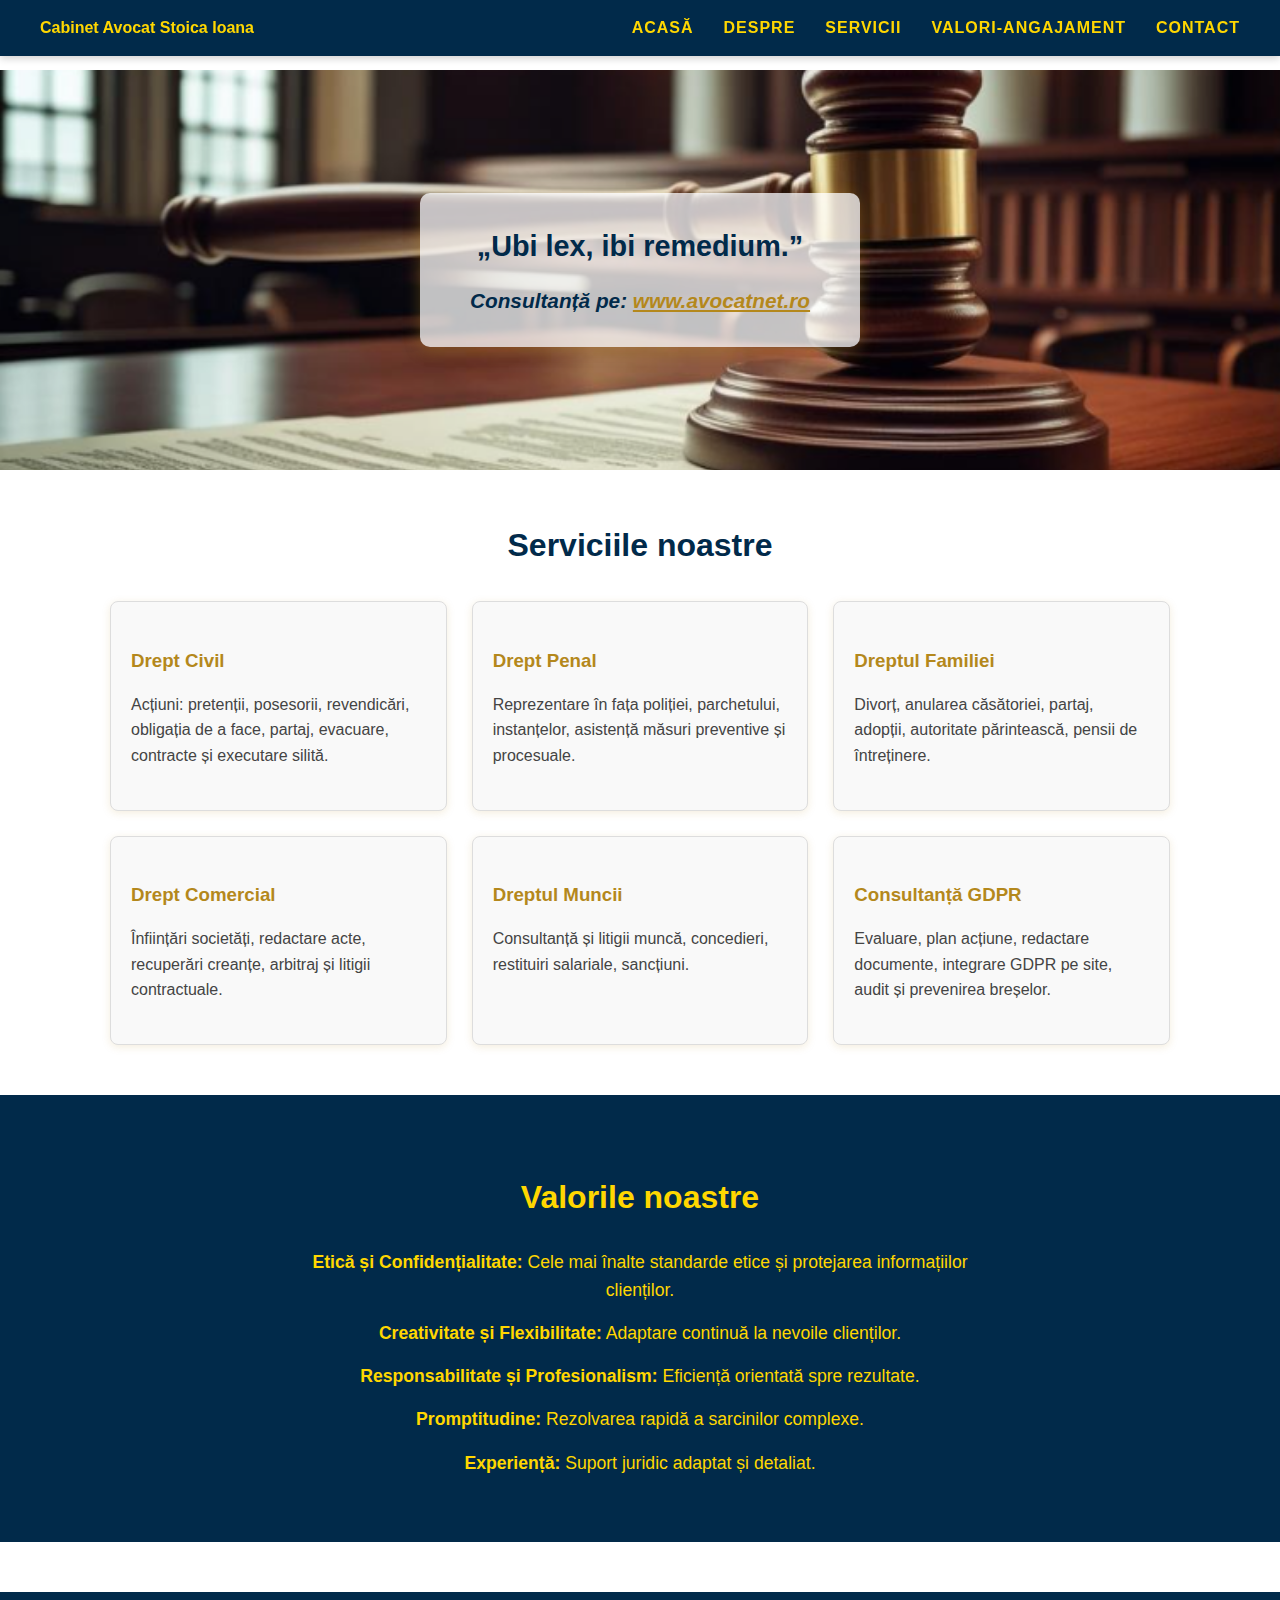
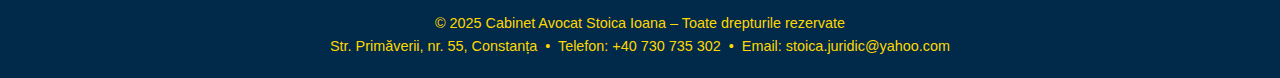
<file: index.html>
<!DOCTYPE html>
<html lang="ro">
<head>
  <meta charset="UTF-8" />
  <meta name="viewport" content="width=device-width, initial-scale=1" />
  <title>Cabinet Avocat Stoica Ioana</title>
  <style>
    /* Reset & fonts */
    * {
      box-sizing: border-box;
    }
    body {
      margin: 0;
      font-family: 'Segoe UI', Tahoma, Geneva, Verdana, sans-serif;
      background: #fff;
      color: #012A4A;
      line-height: 1.6;
    }
    a {
      color: #b4881c;
      text-decoration: none;
    }
    a:hover {
      text-decoration: underline;
    }
    /* Header */
    header {
      position: fixed;
      top: 0;
      width: 100%;
      background: #012A4A;
      color: #ffd700;
      display: flex;
      justify-content: space-between;
      align-items: center;
      padding: 15px 40px;
      z-index: 999;
      box-shadow: 0 2px 8px rgba(0,0,0,0.2);
    }
    header .logo {
      font-size: 1.5rem;
      font-weight: 700;
    }
    nav {
      display: flex;
      align-items: center;
      /* Adaugat pentru a putea controla afisarea */
    }
    nav a {
      margin-left: 30px;
      font-weight: 600;
      font-size: 1rem;
      color: #ffd700;
      text-transform: uppercase;
      letter-spacing: 1px;
      white-space: nowrap;
    }
    nav a:hover {
      color: #f0c64c;
    }

    /* BURGER MENU */
    .burger {
      display: none; /* ascuns pe desktop */
      flex-direction: column;
      justify-content: space-between;
      width: 25px;
      height: 20px;
      cursor: pointer;
      margin-left: 20px;
    }
    .burger div {
      height: 3px;
      background: #ffd700;
      border-radius: 3px;
    }

    /* Hero */
    .hero {
      position: relative;
      width: 100%;
      height: 400px;
      background: url('ciocan.png') center center/cover no-repeat;
      display: flex;
      align-items: center;
      justify-content: center;
      color: #012A4A;
      margin-top: 70px; /* pentru a nu fi sub header fix */
    }
    .overlay {
      background-color: rgba(255, 255, 255, 0.75);
      padding: 30px 50px;
      border-radius: 10px;
      max-width: 700px;
      text-align: center;
      box-shadow: 0 4px 15px rgb(180 134 28 / 0.35);
    }
    .hero h1 {
      margin: 0 0 15px 0;
      font-size: 1.8rem; /* modificat */
      font-weight: 700;
    }
    .hero p {
      margin: 0;
      font-size: 1.3rem;
      font-style: italic;
      font-weight: 500;
    }
    /* Link sub citat în hero */
    .hero .site-link {
      margin-top: 15px;
    }
    .hero .site-link a {
      color: #b4881c;
      font-weight: 600;
      text-decoration: underline;
    }

    /* Section Servicii */
    section.servicii {
      max-width: 1100px;
      margin: 50px auto;
      padding: 0 20px;
    }
    section.servicii h2 {
      font-size: 2rem;
      margin-bottom: 30px;
      text-align: center;
      color: #012A4A;
    }
    .servicii-list {
      display: grid;
      grid-template-columns: repeat(auto-fit,minmax(280px,1fr));
      gap: 25px;
    }
    .serviciu {
      background: #f9f9f9;
      border: 1px solid #ddd;
      padding: 25px 20px;
      border-radius: 8px;
      box-shadow: 0 2px 8px rgb(180 134 28 / 0.15);
      transition: box-shadow 0.3s ease;
    }
    .serviciu:hover {
      box-shadow: 0 4px 15px rgb(180 134 28 / 0.35);
    }
    .serviciu h3 {
      color: #b4881c;
      margin-bottom: 10px;
      font-weight: 700;
    }
    .serviciu p {
      font-size: 1rem;
      color: #444;
    }
    /* Valori */
    section.valori {
      background: #012A4A;
      color: #ffd700;
      padding: 50px 20px;
      text-align: center;
    }
    section.valori h2 {
      font-size: 2rem;
      margin-bottom: 25px;
    }
    section.valori p {
      max-width: 700px;
      margin: 0 auto 15px auto;
      font-size: 1.1rem;
      font-weight: 500;
    }
    /* Footer */
    footer {
      background: #012A4A;
      color: #ffd700;
      text-align: center;
      padding: 20px 10px;
      font-size: 0.9rem;
      margin-top: 50px;
    }

    /* Responsive */
    @media (max-width: 768px) {
      .hero {
        height: 300px;
        padding: 0 20px;
      }
      .overlay {
        padding: 20px 25px;
      }
      .hero h1 {
        font-size: 1.5rem; /* și aici să fie mic și pe mobil */
      }
      .hero p {
        font-size: 1rem;
      }
      nav {
        position: fixed;
        top: 70px;
        right: 0;          /* meniul pe dreapta */
        width: 280px;
        height: calc(100vh - 70px);
        background: #012A4A;
        flex-direction: column;
        align-items: flex-start;
        padding: 20px 30px;
        max-height: none;
        overflow-y: auto;
        transform: translateX(100%);
        transition: transform 0.3s ease;
        z-index: 998;
      }
      nav.active {
        transform: translateX(0);
      }
      nav a {
        margin-left: 0;
        font-size: 1.1rem;
        padding: 15px 0;
        display: block;
        border-bottom: 1px solid #444;
        color: #ffd700;
        width: 100%;
      }
      .burger {
        display: flex;
      }
      /* Ajustare margin logo pentru burger */
      header .logo {
        max-width: 70%;
      }
    }
  </style>
</head>
<body>
<header>
  <div class="logo" style="font-size: 1rem;">
    Cabinet Avocat Stoica Ioana
  </div>

  <!-- Iconița burger -->
  <div class="burger" id="burger" aria-label="Meniu mobil" role="button" tabindex="0">
    <div></div>
    <div></div>
    <div></div>
  </div>

  <nav id="menu">
    <a href="index.html">Acasă</a>
    <a href="despre.html">Despre</a>
    <a href="servicii.html">Servicii</a>
    <a href="valori-angajament.html">Valori-angajament</a>
    <a href="contact.html">Contact</a>
  </nav>
</header>

<section class="hero" role="img" aria-label="Imagine avocatură">
  <div class="overlay">
    <h1>„Ubi lex, ibi remedium.”</h1>
    <div class="site-link">
      <p><strong>Consultanță pe:</strong> <a href="https://www.avocatnet.ro" target="_blank">www.avocatnet.ro</a></p>
    </div>
  </div>
</section>

<section class="servicii" id="servicii">
  <h2>Serviciile noastre</h2>
  <div class="servicii-list">
    <article class="serviciu">
      <h3>Drept Civil</h3>
      <p>Acțiuni: pretenții, posesorii, revendicări, obligația de a face, partaj, evacuare, contracte și executare silită.</p>
    </article>
    <article class="serviciu">
      <h3>Drept Penal</h3>
      <p>Reprezentare în fața poliției, parchetului, instanțelor, asistență măsuri preventive și procesuale.</p>
    </article>
    <article class="serviciu">
      <h3>Dreptul Familiei</h3>
      <p>Divorț, anularea căsătoriei, partaj, adopții, autoritate părintească, pensii de întreținere.</p>
    </article>
    <article class="serviciu">
      <h3>Drept Comercial</h3>
      <p>Înființări societăți, redactare acte, recuperări creanțe, arbitraj și litigii contractuale.</p>
    </article>
    <article class="serviciu">
      <h3>Dreptul Muncii</h3>
      <p>Consultanță și litigii muncă, concedieri, restituiri salariale, sancțiuni.</p>
    </article>
    <article class="serviciu">
      <h3>Consultanță GDPR</h3>
      <p>Evaluare, plan acțiune, redactare documente, integrare GDPR pe site, audit și prevenirea breșelor.</p>
    </article>
  </div>
</section>

<section class="valori">
  <h2>Valorile noastre</h2>
  <p><strong>Etică și Confidențialitate:</strong> Cele mai înalte standarde etice și protejarea informațiilor clienților.</p>
  <p><strong>Creativitate și Flexibilitate:</strong> Adaptare continuă la nevoile clienților.</p>
  <p><strong>Responsabilitate și Profesionalism:</strong> Eficiență orientată spre rezultate.</p>
  <p><strong>Promptitudine:</strong> Rezolvarea rapidă a sarcinilor complexe.</p>
  <p><strong>Experiență:</strong> Suport juridic adaptat și detaliat.</p>
</section>

<footer>
  &copy; 2025 Cabinet Avocat Stoica Ioana &ndash; Toate drepturile rezervate<br />
  Str. Primăverii, nr. 55, Constanța &nbsp;&bull;&nbsp; Telefon: +40 730 735 302 &nbsp;&bull;&nbsp; Email: stoica.juridic@yahoo.com
</footer>

<!-- Script pentru toggle meniu burger -->
<script>
  const burger = document.getElementById('burger');
  const menu = document.getElementById('menu');

  burger.addEventListener('click', () => {
    menu.classList.toggle('active');
  });

  // Optional: toggle și la Enter/Space pentru accesibilitate
  burger.addEventListener('keydown', (e) => {
    if(e.key === 'Enter' || e.key === ' ') {
      e.preventDefault();
      menu.classList.toggle('active');
    }
  });
</script>
</body>
</html>
</file>
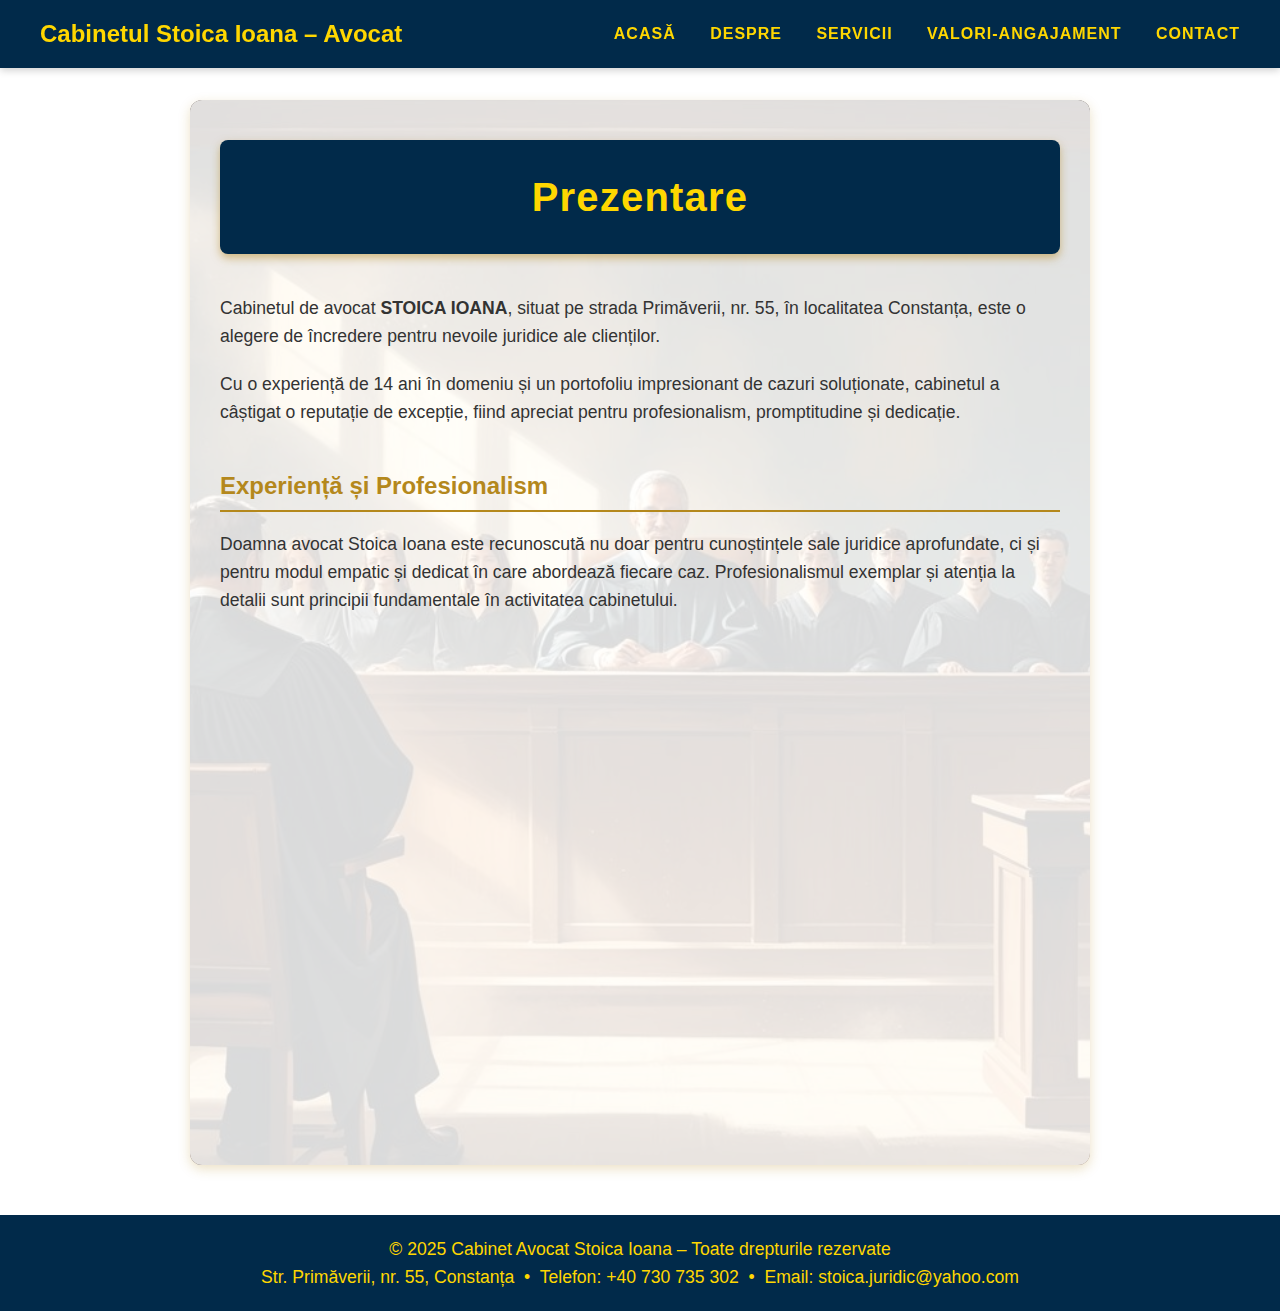
<file: despre.html>
<!DOCTYPE html>
<html lang="ro">
<head>
  <meta charset="UTF-8" />
  <meta name="viewport" content="width=device-width, initial-scale=1" />
  <title>Despre - Cabinet Avocat Stoica Ioana</title>
  <style>
    /* Reset & fonts */
    * {
      box-sizing: border-box;
    }
    body {
      margin: 0;
      font-family: 'Segoe UI', Tahoma, Geneva, Verdana, sans-serif;
      background: #fff;
      color: #012A4A;
      line-height: 1.6;
    }
    a {
      color: #b4881c;
      text-decoration: none;
    }
    a:hover {
      text-decoration: underline;
    }
    /* Header */
    header {
      position: fixed;
      top: 0;
      width: 100%;
      background: #012A4A;
      color: #ffd700;
      display: flex;
      justify-content: space-between;
      align-items: center;
      padding: 15px 40px;
      z-index: 999;
      box-shadow: 0 2px 8px rgba(0,0,0,0.2);
    }
    header .logo {
      font-size: 1.5rem;
      font-weight: 700;
    }
    nav a {
      margin-left: 30px;
      font-weight: 600;
      font-size: 1rem;
      color: #ffd700;
      text-transform: uppercase;
      letter-spacing: 1px;
    }
    nav a:hover {
      color: #f0c64c;
    }
    /* Main content with background image */
    main {
      max-width: 900px;
      margin: 100px auto 50px auto;
      padding: 40px 30px;
      background: url('sala.jpg') no-repeat center center/cover;
      color: #012A4A;
      position: relative;
      border-radius: 12px;
      box-shadow: 0 4px 12px rgb(180 134 28 / 0.25);
      background-blend-mode: lighten;
    }
    /* Overlay layer to improve text contrast */
    main::before {
      content: '';
      position: absolute;
      inset: 0;
      background-color: rgba(255 255 255 / 0.85);
      border-radius: 12px;
      z-index: 0;
    }
    main > * {
      position: relative;
      z-index: 1;
    }

    /* Banda cu textul de titlu */
    .banner-text {
      background-color: #012A4A; /* albastru închis */
      color: #ffd700; /* auriu */
      text-align: center;
      padding: 25px 15px;
      font-size: 2.5rem;
      font-weight: 700;
      letter-spacing: 1.2px;
      box-shadow: 0 4px 8px rgba(180, 134, 28, 0.5);
      border-radius: 8px;
      margin-bottom: 40px;
      user-select: none;

      /* Inițial, banda este invizibilă și sus */
      transform: translateY(-100%);
      opacity: 0;
      transition: transform 0.7s ease, opacity 0.7s ease;
    }

    /* Clasa care activează animația */
    .banner-text.slide-in {
      transform: translateY(0);
      opacity: 1;
    }

    h2 {
      color: #b4881c;
      margin-top: 40px;
      margin-bottom: 15px;
      font-weight: 700;
      border-bottom: 2px solid #b4881c;
      padding-bottom: 5px;
    }
    p {
      font-size: 1.1rem;
      margin-bottom: 20px;
      color: #333;
    }

    /* Slide-up fade-in animation pentru text */
    .slide-up {
      opacity: 0;
      transform: translateY(20px);
      transition: opacity 0.6s ease, transform 0.6s ease;
    }

    .slide-up.visible {
      opacity: 1;
      transform: translateY(0);
    }

    /* Responsive */
    @media (max-width: 768px) {
      main {
        margin: 120px 15px 40px 15px;
        padding: 25px 15px;
      }
      .banner-text {
        font-size: 1.8rem;
        padding: 20px 10px;
      }
      nav a {
        margin-left: 15px;
        font-size: 0.9rem;
      }
    }
  </style>
</head>
<body>
<header>
  <div class="logo">Cabinetul Stoica Ioana – Avocat</div>
  <nav>
    <a href="./">Acasă</a>
<a href="despre.html">Despre</a>
<a href="servicii.html">Servicii</a>
<a href="valori-angajament.html">Valori-angajament</a>
<a href="contact.html">Contact</a>
  </nav>
</header>

<main>
  <div class="banner-text">Prezentare</div>
  
  <p class="slide-up">Cabinetul de avocat <strong>STOICA IOANA</strong>, situat pe strada Primăverii, nr. 55, în localitatea Constanța, este o alegere de încredere pentru nevoile juridice ale clienților.</p>
  
  <p class="slide-up">Cu o experiență de 14 ani în domeniu și un portofoliu impresionant de cazuri soluționate, cabinetul a câștigat o reputație de excepție, fiind apreciat pentru profesionalism, promptitudine și dedicație.</p>

  <h2 class="slide-up">Experiență și Profesionalism</h2>
  <p class="slide-up">Doamna avocat Stoica Ioana este recunoscută nu doar pentru cunoștințele sale juridice aprofundate, ci și pentru modul empatic și dedicat în care abordează fiecare caz. Profesionalismul exemplar și atenția la detalii sunt principii fundamentale în activitatea cabinetului.</p>
  
  <h2 class="slide-up">Valori și Principii</h2>
  <p class="slide-up"><strong>Etică și Confidențialitate:</strong> Cele mai înalte standarde etice stau la baza activității, iar informațiile clienților sunt tratate cu confidențialitate maximă.</p>
  <p class="slide-up"><strong>Creativitate și Flexibilitate:</strong> Adaptare continuă la nevoile fiecărui client, găsind soluții personalizate.</p>
  <p class="slide-up"><strong>Responsabilitate:</strong> Profesionalism, relații solide și eficiență orientată spre rezultate concrete.</p>
  <p class="slide-up"><strong>Promptitudine:</strong> Disponibilitate și rezolvare eficientă a sarcinilor complexe.</p>
  
  <h2 class="slide-up">Misiunea Cabinetului</h2>
  <p class="slide-up">Cabinetul de avocat Stoica Ioana oferă servicii juridice complete, adaptate nevoilor clienților, cu scopul de a asigura protecția drepturilor și intereselor acestora, atât în fața instanțelor de judecată, cât și prin consultanță juridică de înaltă calitate.</p>
</main>

<footer>
  <p style="text-align:center; padding:20px 10px; background:#012A4A; color:#ffd700; margin:0;">
    &copy; 2025 Cabinet Avocat Stoica Ioana &ndash; Toate drepturile rezervate<br />
    Str. Primăverii, nr. 55, Constanța &nbsp;&bull;&nbsp; Telefon: +40 730 735 302 &nbsp;&bull;&nbsp; Email: stoica.juridic@yahoo.com
  </p>
</footer>

<script>
  window.addEventListener('load', () => {
    const banner = document.querySelector('.banner-text');
    banner.classList.add('slide-in');

    // Adăugăm clasa .visible pentru toate elementele cu .slide-up
    const slideElements = document.querySelectorAll('.slide-up');
    slideElements.forEach((el, i) => {
      // Delay progresiv pentru efect de "val"
      setTimeout(() => {
        el.classList.add('visible');
      }, 200 * i);
    });
  });
</script>
</body>
</html>
</file>
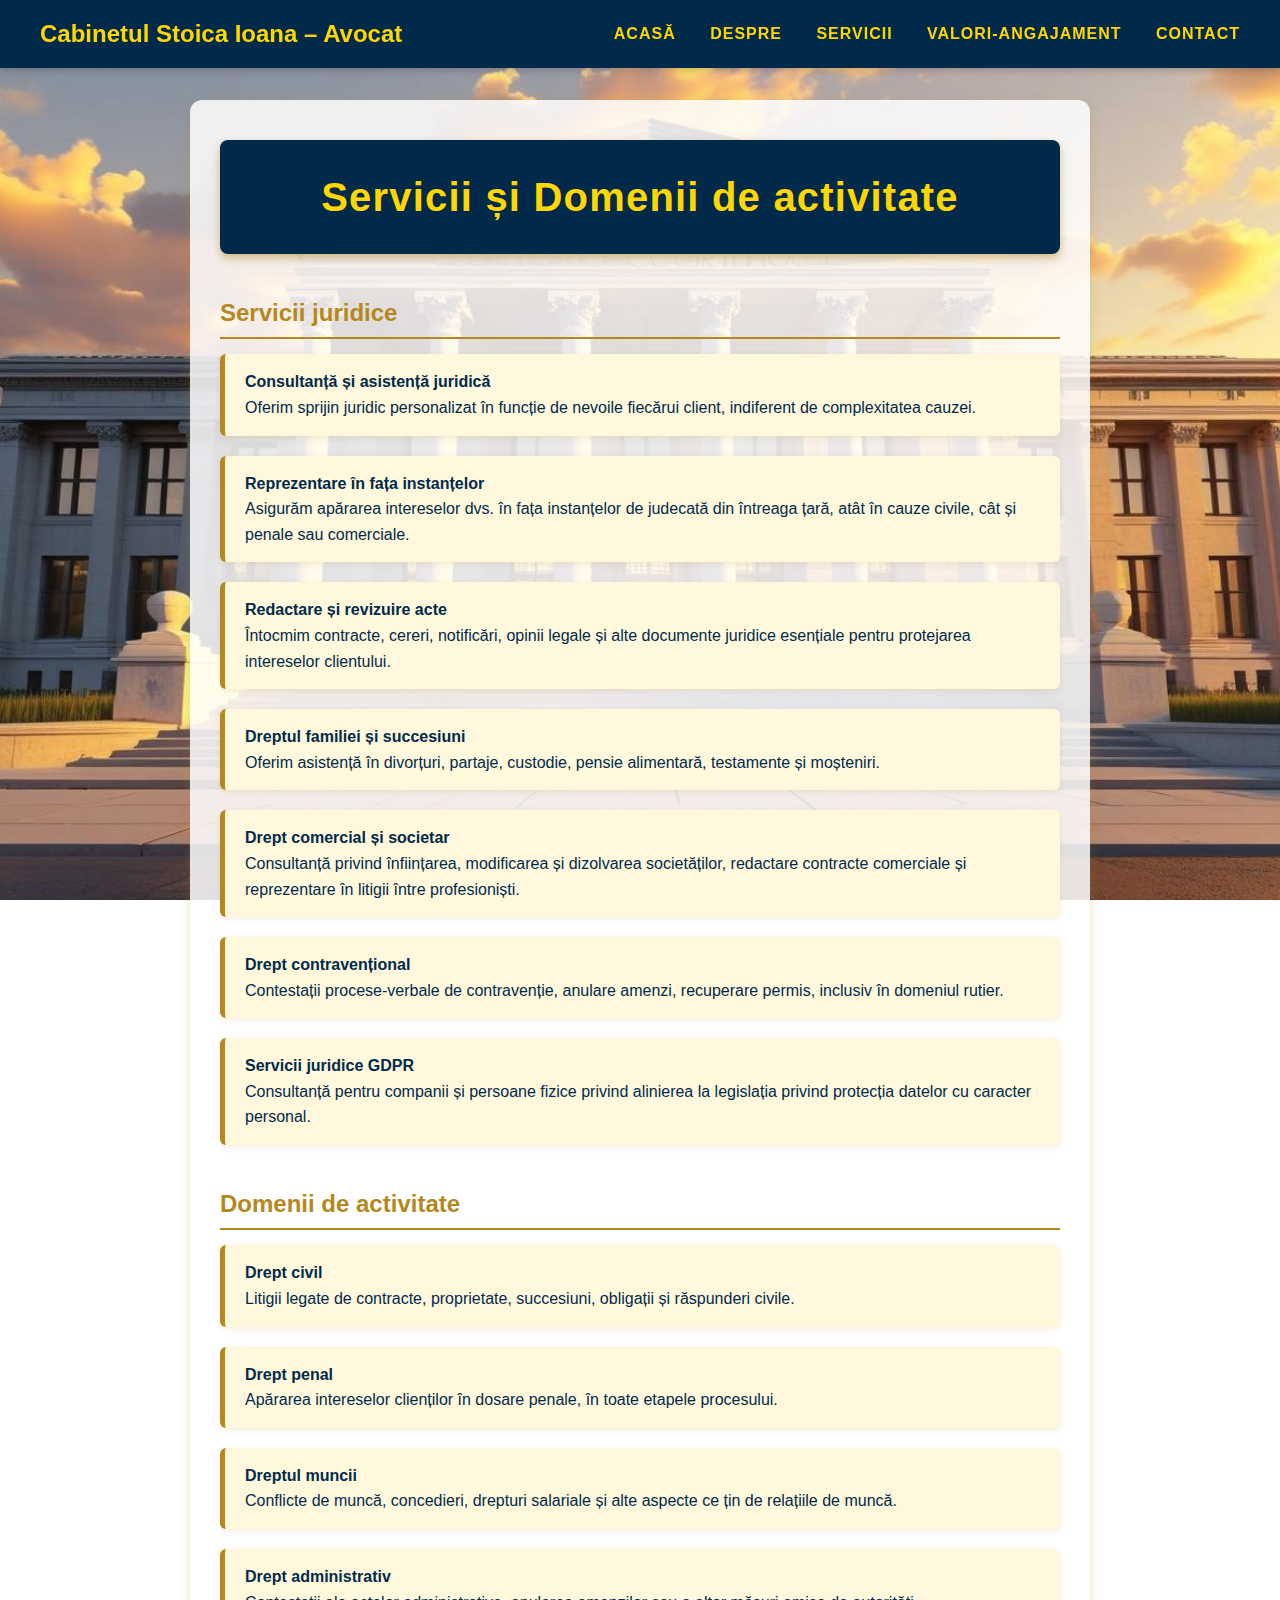
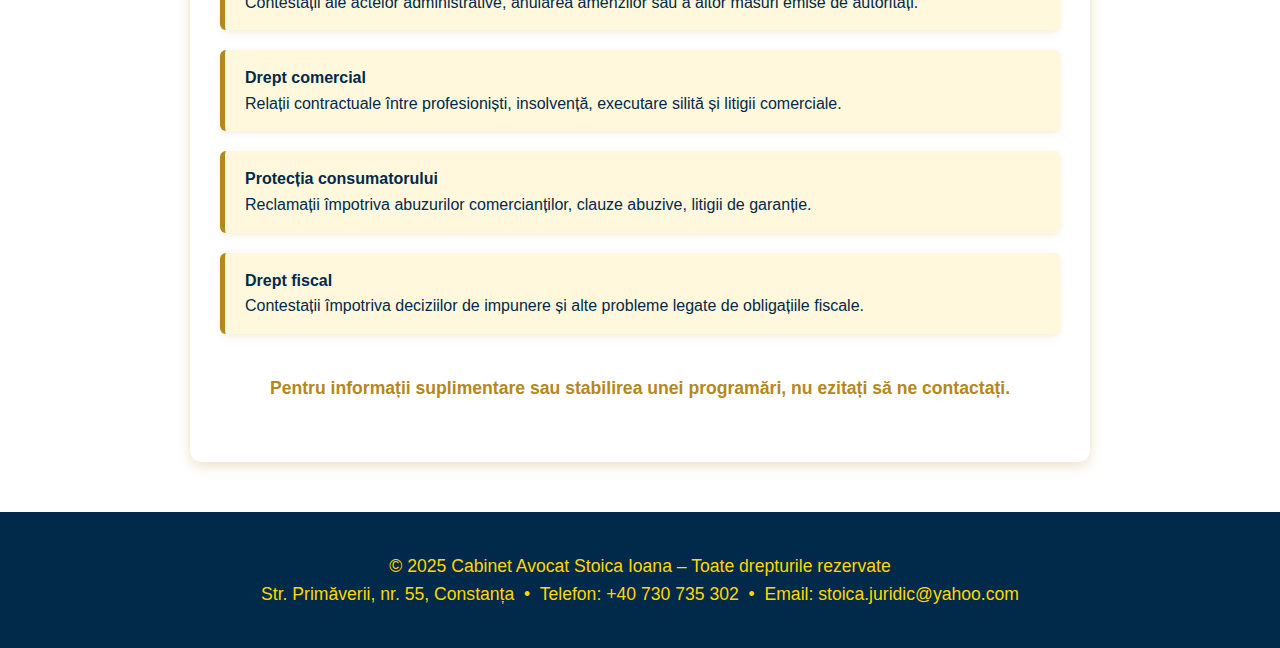
<file: servicii.html>
<!DOCTYPE html>
<html lang="ro">
<head>
  <meta charset="UTF-8" />
  <meta name="viewport" content="width=device-width, initial-scale=1" />
  <title>Servicii și Domenii - Cabinet Avocat Stoica Ioana</title>
  <style>
    /* CSS neschimbat */
    * { box-sizing: border-box; }
    body {
      margin: 0;
      font-family: 'Segoe UI', Tahoma, Geneva, Verdana, sans-serif;
      background: url('fundal.jpeg') no-repeat center center fixed;
      background-size: cover;
      color: #012A4A;
      line-height: 1.6;
    }
    a { color: #b4881c; text-decoration: none; }
    a:hover { text-decoration: underline; }

    header {
      position: fixed;
      top: 0;
      width: 100%;
      background: #012A4A;
      color: #ffd700;
      display: flex;
      justify-content: space-between;
      align-items: center;
      padding: 15px 40px;
      z-index: 999;
      box-shadow: 0 2px 8px rgba(0,0,0,0.2);
    }
    header .logo { font-size: 1.5rem; font-weight: 700; }
    nav a {
      margin-left: 30px;
      font-weight: 600;
      font-size: 1rem;
      color: #ffd700;
      text-transform: uppercase;
      letter-spacing: 1px;
    }
    nav a:hover { color: #f0c64c; }

    main {
      max-width: 900px;
      margin: 100px auto 50px auto;
      padding: 40px 30px;
      border-radius: 12px;
      background-color: rgba(255, 255, 255, 0.85);
      box-shadow: 0 4px 12px rgb(180 134 28 / 0.25);
      animation: slideFadeIn 1s ease forwards;
      opacity: 0;
    }

    .banner-text {
      background-color: #012A4A;
      color: #ffd700;
      text-align: center;
      padding: 25px 15px;
      font-size: 2.5rem;
      font-weight: 700;
      letter-spacing: 1.2px;
      box-shadow: 0 4px 8px rgba(180, 134, 28, 0.5);
      border-radius: 8px;
      margin-bottom: 40px;
      user-select: none;
      transform: translateY(-100%);
      opacity: 0;
      transition: transform 0.7s ease, opacity 0.7s ease;
    }
    .banner-text.slide-in {
      transform: translateY(0);
      opacity: 1;
    }

    h2 {
      color: #b4881c;
      margin-top: 40px;
      margin-bottom: 15px;
      font-weight: 700;
      border-bottom: 2px solid #b4881c;
      padding-bottom: 5px;
    }

    p {
      font-size: 1.1rem;
      margin-bottom: 20px;
      color: #333;
    }

    ul.services-list {
      list-style: none;
      padding: 0;
      margin: 0;
    }
    ul.services-list li {
      background: #fff8dc;
      border-left: 5px solid #b4881c;
      margin-bottom: 20px;
      padding: 15px 20px;
      border-radius: 6px;
      box-shadow: 0 2px 6px rgba(180,134,28,0.15);
      transition: background-color 0.3s ease;
    }
    ul.services-list li:hover { background-color: #fff3b0; }
    ul.services-list li strong { color: #012A4A; font-weight: 700; }

    footer {
      text-align: center;
      padding: 20px 10px;
      background: #012A4A;
      color: #ffd700;
      margin: 0;
      font-size: 0.9rem;
    }

    @keyframes slideFadeIn {
      0% { opacity: 0; transform: translateY(-30px); }
      100% { opacity: 1; transform: translateY(0); }
    }

    @media (max-width: 768px) {
      main { margin: 120px 15px 40px 15px; padding: 25px 15px; }
      .banner-text { font-size: 1.8rem; padding: 20px 10px; }
      nav a { margin-left: 15px; font-size: 0.9rem; }
    }
  </style>
</head>
<body>
<header>
  <div class="logo">Cabinetul Stoica Ioana – Avocat</div>
  <nav>
    <a href="./">Acasă</a>
    <a href="despre.html">Despre</a>
    <a href="servicii.html">Servicii</a>
    <a href="valori-angajament.html">Valori-angajament</a>
    <a href="contact.html">Contact</a>
  </nav>
</header>

<main>
  <div class="banner-text">Servicii și Domenii de activitate</div>

  <h2>Servicii juridice</h2>
  <ul class="services-list">
    <li><strong>Consultanță și asistență juridică</strong><br />Oferim sprijin juridic personalizat în funcție de nevoile fiecărui client, indiferent de complexitatea cauzei.</li>
    <li><strong>Reprezentare în fața instanțelor</strong><br />Asigurăm apărarea intereselor dvs. în fața instanțelor de judecată din întreaga țară, atât în cauze civile, cât și penale sau comerciale.</li>
    <li><strong>Redactare și revizuire acte</strong><br />Întocmim contracte, cereri, notificări, opinii legale și alte documente juridice esențiale pentru protejarea intereselor clientului.</li>
    <li><strong>Dreptul familiei și succesiuni</strong><br />Oferim asistență în divorțuri, partaje, custodie, pensie alimentară, testamente și moșteniri.</li>
    <li><strong>Drept comercial și societar</strong><br />Consultanță privind înființarea, modificarea și dizolvarea societăților, redactare contracte comerciale și reprezentare în litigii între profesioniști.</li>
    <li><strong>Drept contravențional</strong><br />Contestații procese-verbale de contravenție, anulare amenzi, recuperare permis, inclusiv în domeniul rutier.</li>
    <li><strong>Servicii juridice GDPR</strong><br />Consultanță pentru companii și persoane fizice privind alinierea la legislația privind protecția datelor cu caracter personal.</li>
  </ul>

  <h2>Domenii de activitate</h2>
  <ul class="services-list">
    <li><strong>Drept civil</strong><br />Litigii legate de contracte, proprietate, succesiuni, obligații și răspunderi civile.</li>
    <li><strong>Drept penal</strong><br />Apărarea intereselor clienților în dosare penale, în toate etapele procesului.</li>
    <li><strong>Dreptul muncii</strong><br />Conflicte de muncă, concedieri, drepturi salariale și alte aspecte ce țin de relațiile de muncă.</li>
    <li><strong>Drept administrativ</strong><br />Contestații ale actelor administrative, anularea amenzilor sau a altor măsuri emise de autorități.</li>
    <li><strong>Drept comercial</strong><br />Relații contractuale între profesioniști, insolvență, executare silită și litigii comerciale.</li>
    <li><strong>Protecția consumatorului</strong><br />Reclamații împotriva abuzurilor comercianților, clauze abuzive, litigii de garanție.</li>
    <li><strong>Drept fiscal</strong><br />Contestații împotriva deciziilor de impunere și alte probleme legate de obligațiile fiscale.</li>
  </ul>

  <p style="margin-top:40px; text-align:center; font-weight:700; color:#b4881c;">
    Pentru informații suplimentare sau stabilirea unei programări, nu ezitați să ne <a href="contact.html">contactați</a>.
  </p>
</main>

<footer>
  <p style="text-align:center; padding:20px 10px; background:#012A4A; color:#ffd700; margin:0;">
    &copy; 2025 Cabinet Avocat Stoica Ioana &ndash; Toate drepturile rezervate<br />
    Str. Primăverii, nr. 55, Constanța &nbsp;&bull;&nbsp; Telefon: +40 730 735 302 &nbsp;&bull;&nbsp; Email: stoica.juridic@yahoo.com
  </p>
</footer>

<script>
  window.addEventListener('load', () => {
    const banner = document.querySelector('.banner-text');
    banner.classList.add('slide-in');
    document.querySelector('main').style.opacity = 1;
  });
</script>
</body>
</html>
</file>
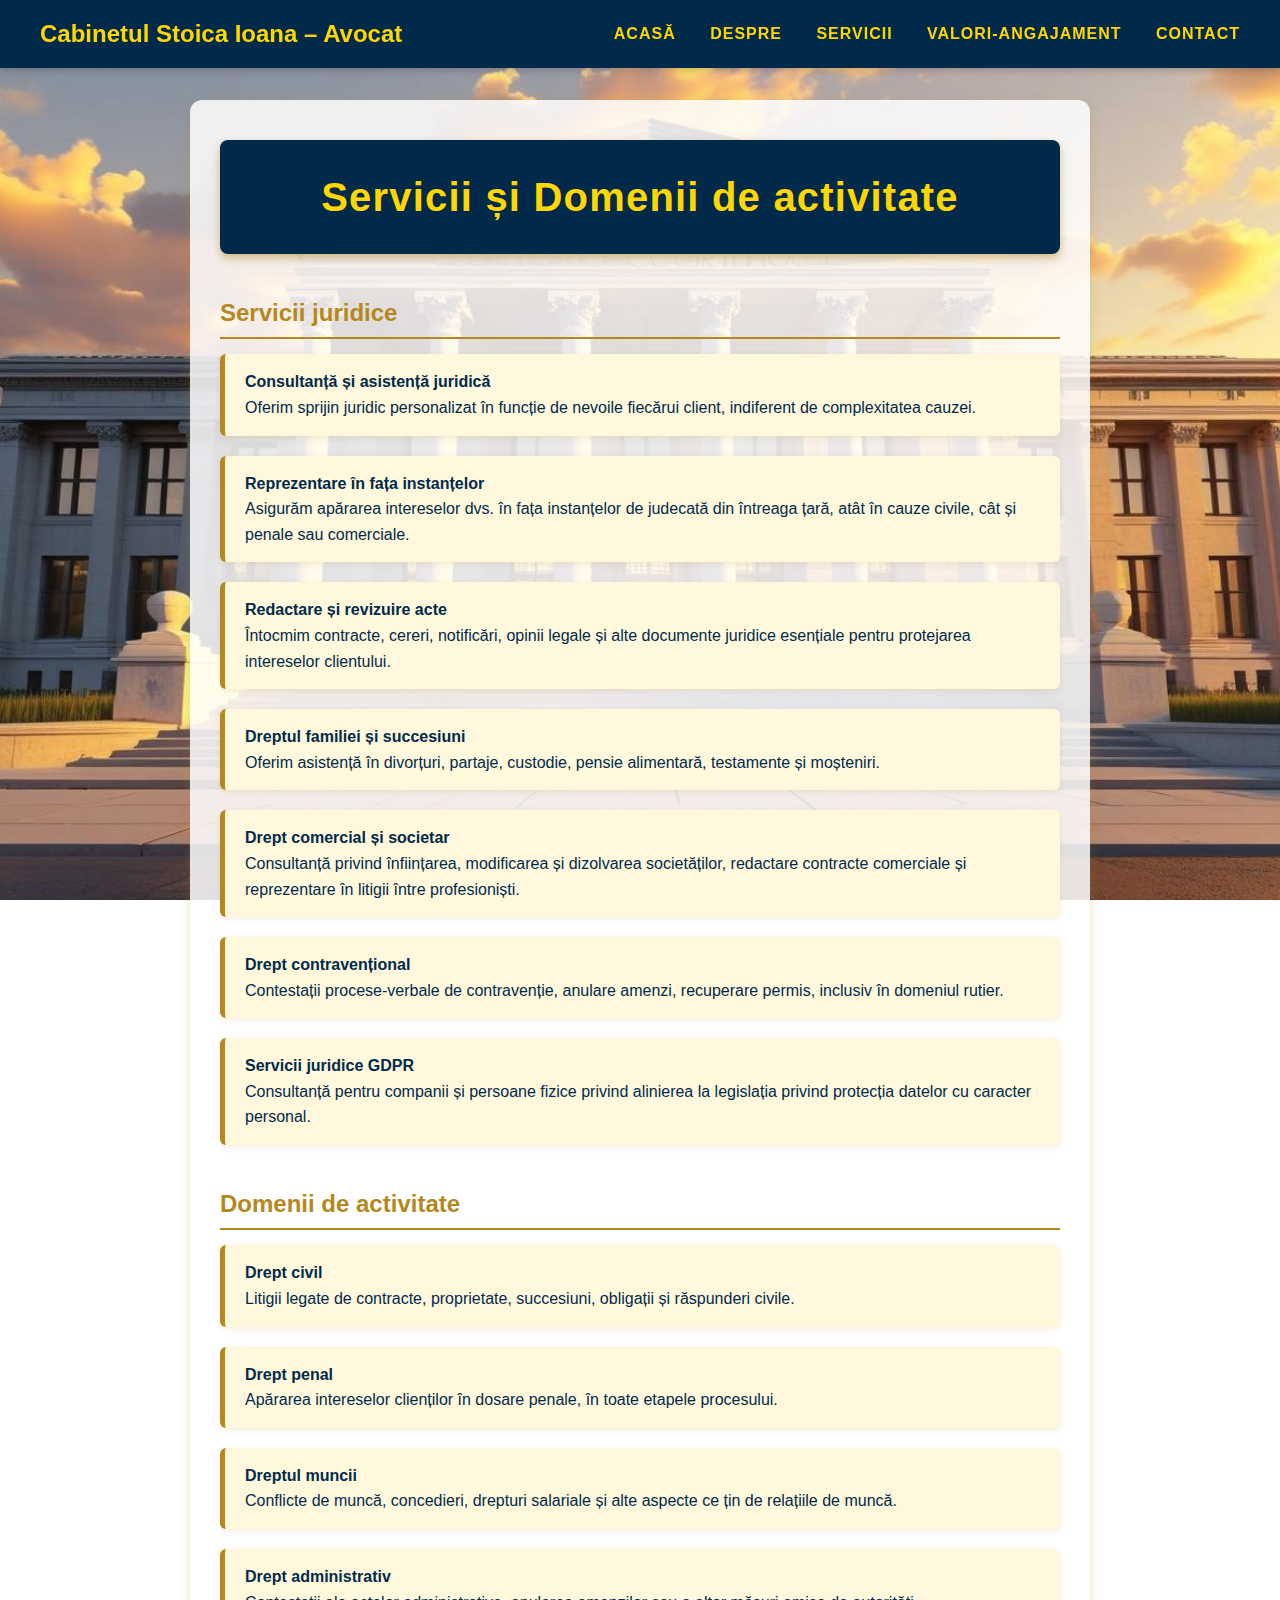
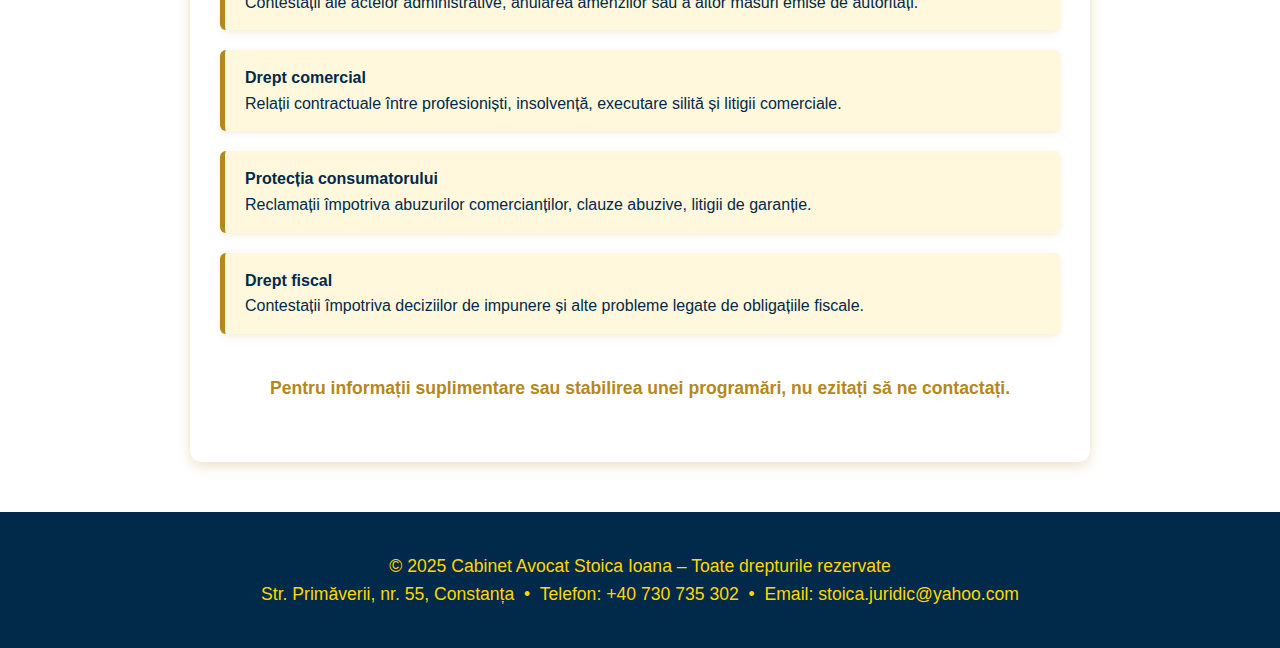
<file: test.html>
<!DOCTYPE html>
<html lang="ro">
<head>
  <meta charset="UTF-8" />
  <meta name="viewport" content="width=device-width, initial-scale=1" />
  <title>Servicii și Domenii - Cabinet Avocat Stoica Ioana</title>
  <style>
    /* CSS neschimbat */
    * { box-sizing: border-box; }
    body {
      margin: 0;
      font-family: 'Segoe UI', Tahoma, Geneva, Verdana, sans-serif;
      background: url('fundal.jpeg') no-repeat center center fixed;
      background-size: cover;
      color: #012A4A;
      line-height: 1.6;
    }
    a { color: #b4881c; text-decoration: none; }
    a:hover { text-decoration: underline; }

    header {
      position: fixed;
      top: 0;
      width: 100%;
      background: #012A4A;
      color: #ffd700;
      display: flex;
      justify-content: space-between;
      align-items: center;
      padding: 15px 40px;
      z-index: 999;
      box-shadow: 0 2px 8px rgba(0,0,0,0.2);
    }
    header .logo { font-size: 1.5rem; font-weight: 700; }
    nav a {
      margin-left: 30px;
      font-weight: 600;
      font-size: 1rem;
      color: #ffd700;
      text-transform: uppercase;
      letter-spacing: 1px;
    }
    nav a:hover { color: #f0c64c; }

    main {
      max-width: 900px;
      margin: 100px auto 50px auto;
      padding: 40px 30px;
      border-radius: 12px;
      background-color: rgba(255, 255, 255, 0.85);
      box-shadow: 0 4px 12px rgb(180 134 28 / 0.25);
      animation: slideFadeIn 1s ease forwards;
      opacity: 0;
    }

    .banner-text {
      background-color: #012A4A;
      color: #ffd700;
      text-align: center;
      padding: 25px 15px;
      font-size: 2.5rem;
      font-weight: 700;
      letter-spacing: 1.2px;
      box-shadow: 0 4px 8px rgba(180, 134, 28, 0.5);
      border-radius: 8px;
      margin-bottom: 40px;
      user-select: none;
      transform: translateY(-100%);
      opacity: 0;
      transition: transform 0.7s ease, opacity 0.7s ease;
    }
    .banner-text.slide-in {
      transform: translateY(0);
      opacity: 1;
    }

    h2 {
      color: #b4881c;
      margin-top: 40px;
      margin-bottom: 15px;
      font-weight: 700;
      border-bottom: 2px solid #b4881c;
      padding-bottom: 5px;
    }

    p {
      font-size: 1.1rem;
      margin-bottom: 20px;
      color: #333;
    }

    ul.services-list {
      list-style: none;
      padding: 0;
      margin: 0;
    }
    ul.services-list li {
      background: #fff8dc;
      border-left: 5px solid #b4881c;
      margin-bottom: 20px;
      padding: 15px 20px;
      border-radius: 6px;
      box-shadow: 0 2px 6px rgba(180,134,28,0.15);
      transition: background-color 0.3s ease;
    }
    ul.services-list li:hover { background-color: #fff3b0; }
    ul.services-list li strong { color: #012A4A; font-weight: 700; }

    footer {
      text-align: center;
      padding: 20px 10px;
      background: #012A4A;
      color: #ffd700;
      margin: 0;
      font-size: 0.9rem;
    }

    @keyframes slideFadeIn {
      0% { opacity: 0; transform: translateY(-30px); }
      100% { opacity: 1; transform: translateY(0); }
    }

    @media (max-width: 768px) {
      main { margin: 120px 15px 40px 15px; padding: 25px 15px; }
      .banner-text { font-size: 1.8rem; padding: 20px 10px; }
      nav a { margin-left: 15px; font-size: 0.9rem; }
    }
  </style>
</head>
<body>
<header>
  <div class="logo">Cabinetul Stoica Ioana – Avocat</div>
  <nav>
    <a href="index.html">Acasă</a>
    <a href="despre.html">Despre</a>
    <a href="servicii.html">Servicii</a>
    <a href="valori-angajament.html">Valori-angajament</a>
    <a href="contact.html">Contact</a>
  </nav>
</header>

<main>
  <div class="banner-text">Servicii și Domenii de activitate</div>

  <h2>Servicii juridice</h2>
  <ul class="services-list">
    <li><strong>Consultanță și asistență juridică</strong><br />Oferim sprijin juridic personalizat în funcție de nevoile fiecărui client, indiferent de complexitatea cauzei.</li>
    <li><strong>Reprezentare în fața instanțelor</strong><br />Asigurăm apărarea intereselor dvs. în fața instanțelor de judecată din întreaga țară, atât în cauze civile, cât și penale sau comerciale.</li>
    <li><strong>Redactare și revizuire acte</strong><br />Întocmim contracte, cereri, notificări, opinii legale și alte documente juridice esențiale pentru protejarea intereselor clientului.</li>
    <li><strong>Dreptul familiei și succesiuni</strong><br />Oferim asistență în divorțuri, partaje, custodie, pensie alimentară, testamente și moșteniri.</li>
    <li><strong>Drept comercial și societar</strong><br />Consultanță privind înființarea, modificarea și dizolvarea societăților, redactare contracte comerciale și reprezentare în litigii între profesioniști.</li>
    <li><strong>Drept contravențional</strong><br />Contestații procese-verbale de contravenție, anulare amenzi, recuperare permis, inclusiv în domeniul rutier.</li>
    <li><strong>Servicii juridice GDPR</strong><br />Consultanță pentru companii și persoane fizice privind alinierea la legislația privind protecția datelor cu caracter personal.</li>
  </ul>

  <h2>Domenii de activitate</h2>
  <ul class="services-list">
    <li><strong>Drept civil</strong><br />Litigii legate de contracte, proprietate, succesiuni, obligații și răspunderi civile.</li>
    <li><strong>Drept penal</strong><br />Apărarea intereselor clienților în dosare penale, în toate etapele procesului.</li>
    <li><strong>Dreptul muncii</strong><br />Conflicte de muncă, concedieri, drepturi salariale și alte aspecte ce țin de relațiile de muncă.</li>
    <li><strong>Drept administrativ</strong><br />Contestații ale actelor administrative, anularea amenzilor sau a altor măsuri emise de autorități.</li>
    <li><strong>Drept comercial</strong><br />Relații contractuale între profesioniști, insolvență, executare silită și litigii comerciale.</li>
    <li><strong>Protecția consumatorului</strong><br />Reclamații împotriva abuzurilor comercianților, clauze abuzive, litigii de garanție.</li>
    <li><strong>Drept fiscal</strong><br />Contestații împotriva deciziilor de impunere și alte probleme legate de obligațiile fiscale.</li>
  </ul>

  <p style="margin-top:40px; text-align:center; font-weight:700; color:#b4881c;">
    Pentru informații suplimentare sau stabilirea unei programări, nu ezitați să ne <a href="contact.html">contactați</a>.
  </p>
</main>

<footer>
  <p style="text-align:center; padding:20px 10px; background:#012A4A; color:#ffd700; margin:0;">
    &copy; 2025 Cabinet Avocat Stoica Ioana &ndash; Toate drepturile rezervate<br />
    Str. Primăverii, nr. 55, Constanța &nbsp;&bull;&nbsp; Telefon: +40 730 735 302 &nbsp;&bull;&nbsp; Email: stoica.juridic@yahoo.com
  </p>
</footer>

<script>
  window.addEventListener('load', () => {
    const banner = document.querySelector('.banner-text');
    banner.classList.add('slide-in');
    document.querySelector('main').style.opacity = 1;
  });
</script>
</body>
</html>
</file>
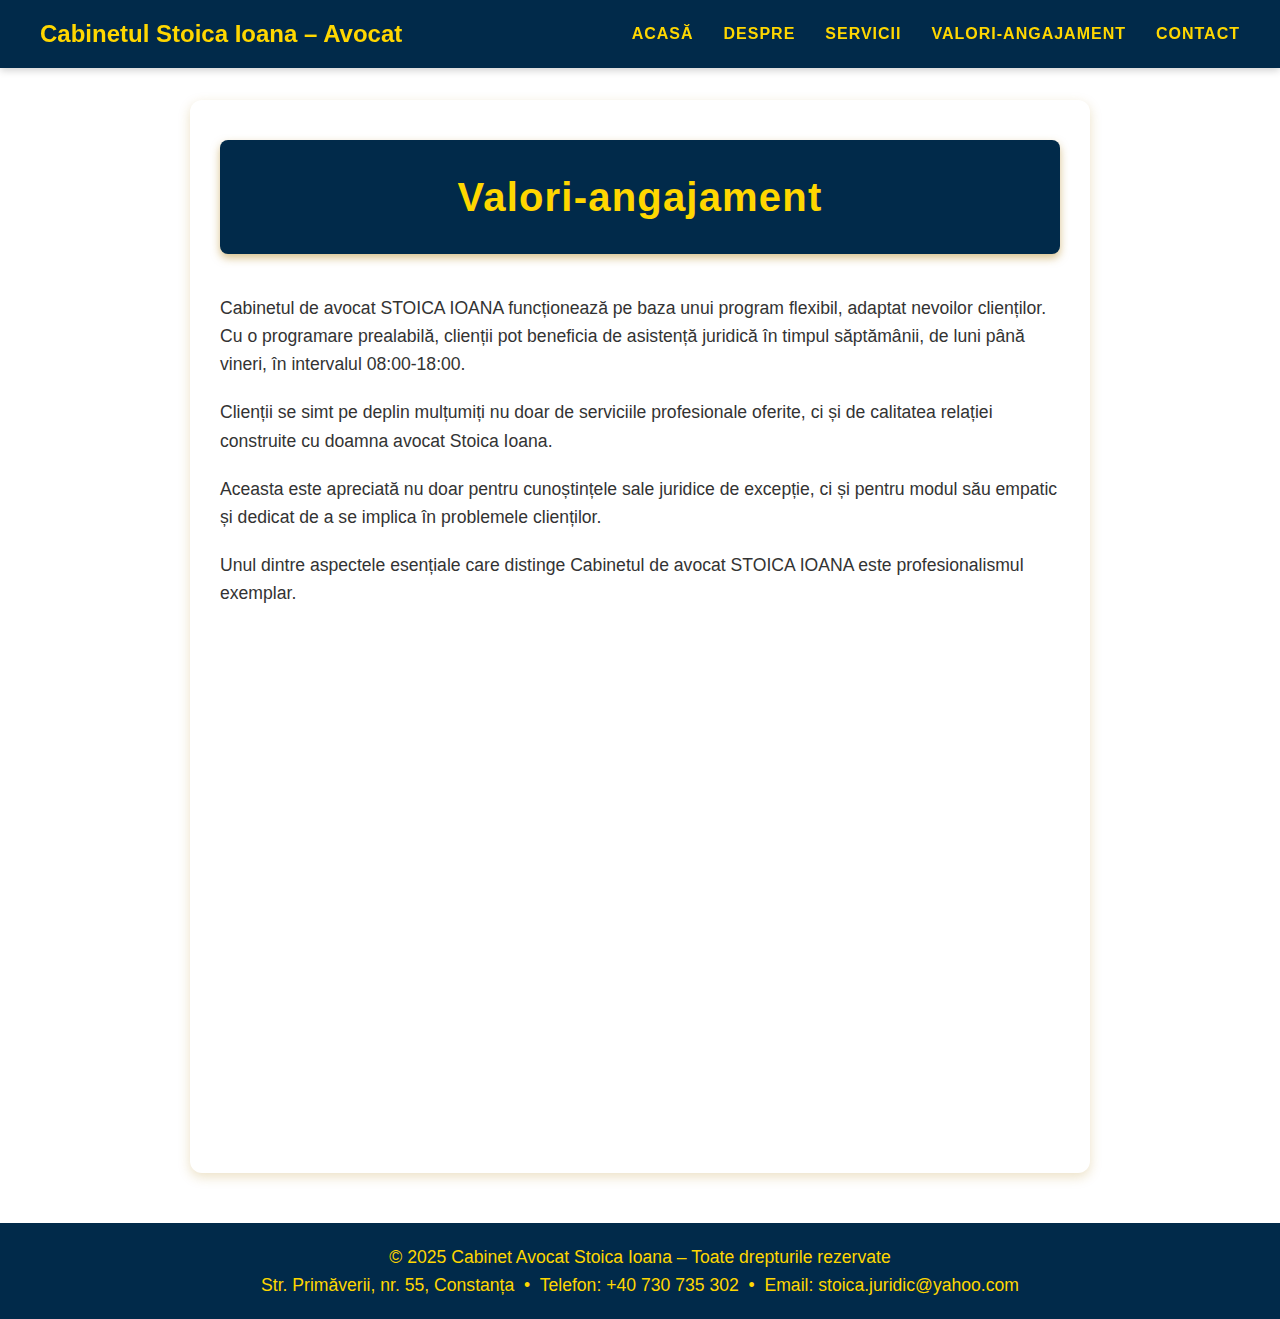
<file: valori-angajament.html>
<!DOCTYPE html>
<html lang="ro">
<head>
  <meta charset="UTF-8" />
  <meta name="viewport" content="width=device-width, initial-scale=1" />
  <title>Valori-angajament - Cabinet Avocat Stoica Ioana</title>
  <style>
    /* Reset & fonts */
    * {
      box-sizing: border-box;
    }
    body {
      margin: 0;
      font-family: 'Segoe UI', Tahoma, Geneva, Verdana, sans-serif;
      background: #fff;
      color: #012A4A;
      line-height: 1.6;
    }
    a {
      color: #b4881c;
      text-decoration: none;
    }
    a:hover {
      text-decoration: underline;
    }
    /* Header */
    header {
      position: fixed;
      top: 0;
      width: 100%;
      background: #012A4A;
      color: #ffd700;
      display: flex;
      justify-content: space-between;
      align-items: center;
      padding: 15px 40px;
      z-index: 999;
      box-shadow: 0 2px 8px rgba(0,0,0,0.2);
    }
    header .logo {
      font-size: 1.5rem;
      font-weight: 700;
    }
    nav {
      display: flex;
      align-items: center;
      gap: 30px;
    }
    nav a {
      font-weight: 600;
      font-size: 1rem;
      color: #ffd700;
      text-transform: uppercase;
      letter-spacing: 1px;
    }
    nav a:hover {
      color: #f0c64c;
    }

    /* Hamburger menu button - ascuns pe desktop */
    #menu-toggle {
      display: none;
      flex-direction: column;
      cursor: pointer;
      width: 25px;
      height: 20px;
      justify-content: space-between;
    }
    #menu-toggle span {
      display: block;
      height: 3px;
      background: #ffd700;
      border-radius: 2px;
    }

    /* Main content */
    main {
      max-width: 900px;
      margin: 100px auto 50px auto;
      padding: 40px 30px;
      background: #fff;
      color: #012A4A;
      position: relative;
      border-radius: 12px;
      box-shadow: 0 4px 12px rgb(180 134 28 / 0.25);
    }
    /* Banda cu textul de titlu */
    .banner-text {
      background-color: #012A4A; /* albastru închis */
      color: #ffd700; /* auriu */
      text-align: center;
      padding: 25px 15px;
      font-size: 2.5rem;
      font-weight: 700;
      letter-spacing: 1.2px;
      box-shadow: 0 4px 8px rgba(180, 134, 28, 0.5);
      border-radius: 8px;
      margin-bottom: 40px;
      user-select: none;

      /* Inițial, banda este invizibilă și sus */
      transform: translateY(-100%);
      opacity: 0;
      transition: transform 0.7s ease, opacity 0.7s ease;
    }

    /* Clasa care activează animația */
    .banner-text.slide-in {
      transform: translateY(0);
      opacity: 1;
    }

    p {
      font-size: 1.1rem;
      margin-bottom: 20px;
      color: #333;
    }

    /* Slide-up fade-in animation pentru text */
    .slide-up {
      opacity: 0;
      transform: translateY(20px);
      transition: opacity 0.6s ease, transform 0.6s ease;
    }

    .slide-up.visible {
      opacity: 1;
      transform: translateY(0);
    }

    /* Responsive */
    @media (max-width: 768px) {
      main {
        margin: 120px 15px 40px 15px;
        padding: 25px 15px;
      }
      .banner-text {
        font-size: 1.8rem;
        padding: 20px 10px;
      }
      nav {
        position: fixed;
        top: 60px;
        right: 0;
        background: #012A4A;
        flex-direction: column;
        width: 200px;
        padding: 20px;
        height: calc(100vh - 60px);
        transform: translateX(100%);
        transition: transform 0.3s ease-in-out;
        box-shadow: -2px 0 8px rgba(0,0,0,0.3);
        border-radius: 0 0 0 8px;
      }
      nav.open {
        transform: translateX(0);
      }
      nav a {
        margin: 15px 0;
        font-size: 1.2rem;
      }
      #menu-toggle {
        display: flex;
      }
    }
  </style>
</head>
<body>
<header>
  <div class="logo">Cabinetul Stoica Ioana – Avocat</div>
  <div id="menu-toggle" aria-label="Toggle menu" tabindex="0" role="button">
    <span></span>
    <span></span>
    <span></span>
  </div>
  <nav id="menu">
    <a href="index.html">Acasă</a>
    <a href="despre.html">Despre</a>
    <a href="servicii.html">Servicii</a>
    <a href="valori-angajament.html">Valori-angajament</a>
    <a href="contact.html">Contact</a>
  </nav>
</header>

<main>
  <div class="banner-text">Valori-angajament</div>
  
  <p class="slide-up">Cabinetul de avocat STOICA IOANA funcționează pe baza unui program flexibil, adaptat nevoilor clienților. Cu o programare prealabilă, clienții pot beneficia de asistență juridică în timpul săptămânii, de luni până vineri, în intervalul 08:00-18:00.</p>
  
  <p class="slide-up">Clienții se simt pe deplin mulțumiți nu doar de serviciile profesionale oferite, ci și de calitatea relației construite cu doamna avocat Stoica Ioana.</p>
  
  <p class="slide-up">Aceasta este apreciată nu doar pentru cunoștințele sale juridice de excepție, ci și pentru modul său empatic și dedicat de a se implica în problemele clienților.</p>
  
  <p class="slide-up">Unul dintre aspectele esențiale care distinge Cabinetul de avocat STOICA IOANA este profesionalismul exemplar.</p>
  
  <p class="slide-up">Fiecare caz este abordat cu atenție la detalii, iar soluțiile oferite sunt personalizate în funcție de nevoile specifice ale fiecărui client.</p>
  
  <p class="slide-up">În plus, cabinetul se remarcă prin promptitudinea și eficiența serviciilor sale, asigurându-se că fiecare client primește o asistență juridică de cea mai înaltă calitate.</p>
  
  <p class="slide-up">Opiniile clienților confirmă faptul că Cabinetul de avocat STOICA IOANA depășește așteptările.</p>
  
  <p class="slide-up">Recenziile pozitive subliniază profesionalismul doamnei avocat Stoica Ioana și rezultatele remarcabile obținute în cadrul proceselor legale.</p>
  
  <p class="slide-up">Clienții apreciază, de asemenea, dedicarea și pasiunea pe care avocata le manifestă în abordarea cazurilor.</p>
  
  <p class="slide-up">Indiferent de natura problemei juridice sau de complexitatea cazului, Cabinetul de avocat STOICA IOANA este alegerea potrivită pentru clienții care caută o asistență juridică de înaltă calitate.</p>
  
  <p class="slide-up">Cu profesionalismul său de excepție, dedicația față de clienți și rezultatele obținute, cabinetul și-a câștigat statutul de avocat de excepție în Constanța și își merită cu prisosință reputația impecabilă.</p>
</main>

<footer>
  <p style="text-align:center; padding:20px 10px; background:#012A4A; color:#ffd700; margin:0;">
    &copy; 2025 Cabinet Avocat Stoica Ioana &ndash; Toate drepturile rezervate<br />
    Str. Primăverii, nr. 55, Constanța &nbsp;&bull;&nbsp; Telefon: +40 730 735 302 &nbsp;&bull;&nbsp; Email: stoica.juridic@yahoo.com
  </p>
</footer>

<script>
  window.addEventListener('load', () => {
    const banner = document.querySelector('.banner-text');
    banner.classList.add('slide-in');

    // Adăugăm clasa .visible pentru toate elementele cu .slide-up
    const slideElements = document.querySelectorAll('.slide-up');
    slideElements.forEach((el, i) => {
      // Delay progresiv pentru efect de "val"
      setTimeout(() => {
        el.classList.add('visible');
      }, 200 * i);
    });

    // Toggle meniu mobil
    const menuToggle = document.getElementById('menu-toggle');
    const menu = document.getElementById('menu');
    menuToggle.addEventListener('click', () => {
      menu.classList.toggle('open');
    });
    menuToggle.addEventListener('keypress', (e) => {
      if (e.key === 'Enter' || e.key === ' ') {
        e.preventDefault();
        menu.classList.toggle('open');
      }
    });
  });
</script>
</body>
</html>
</file>
